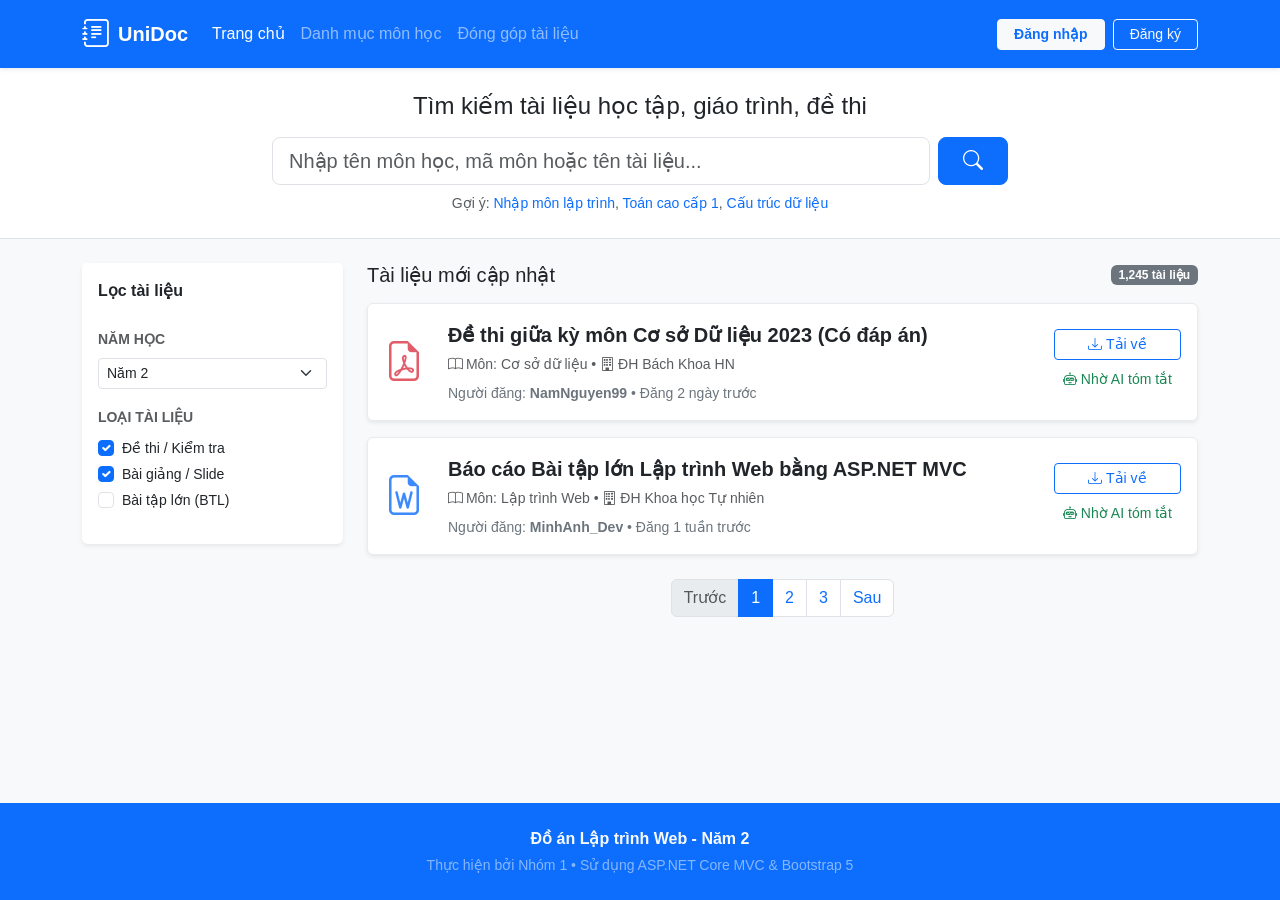
<file: index.html>
<!doctype html>
<html lang="vi">
  <head>
    <meta charset="UTF-8" />
    <meta name="viewport" content="width=device-width, initial-scale=1.0" />
    <title>UniDoc - Thư viện tài liệu sinh viên</title>
    <link
      href="https://cdn.jsdelivr.net/npm/bootstrap@5.3.2/dist/css/bootstrap.min.css"
      rel="stylesheet"
    />
    <link
      rel="stylesheet"
      href="https://cdn.jsdelivr.net/npm/bootstrap-icons@1.11.1/font/bootstrap-icons.css"
    />
    <link rel="stylesheet" href="style.css" />
  </head>
  <body class="bg-light d-flex flex-column min-vh-100">
    <!-- Navbar -->
    <nav class="navbar navbar-expand-lg navbar-dark bg-primary shadow-sm">
      <div class="container">
        <a class="navbar-brand d-flex align-items-center" href="index.html">
          <i class="bi bi-journal-text fs-3 me-2"></i>
          <strong>UniDoc</strong>
        </a>
        <button
          class="navbar-toggler"
          type="button"
          data-bs-toggle="collapse"
          data-bs-target="#navbarContent"
        >
          <span class="navbar-toggler-icon"></span>
        </button>

        <div class="collapse navbar-collapse" id="navbarContent">
          <ul class="navbar-nav me-auto mb-2 mb-lg-0">
            <li class="nav-item">
              <a class="nav-link active" href="index.html">Trang chủ</a>
            </li>
            <li class="nav-item">
              <a class="nav-link" href="courses.html">Danh mục môn học</a>
            </li>
            <li class="nav-item">
              <a class="nav-link" href="upload.html">Đóng góp tài liệu</a>
            </li>
          </ul>
          <div class="d-flex align-items-center gap-2">
            <a
              href="login.html"
              class="btn btn-light btn-sm text-primary fw-bold px-3"
              >Đăng nhập</a
            >
            <a href="register.html" class="btn btn-outline-light btn-sm px-3"
              >Đăng ký</a
            >
          </div>
        </div>
      </div>
    </nav>

    <!-- Khung tìm kiếm cốt lõi -->
    <div class="bg-white border-bottom py-4 mb-4">
      <div class="container">
        <div class="row justify-content-center">
          <div class="col-md-8 text-center">
            <h2 class="h4 mb-3 text-dark">
              Tìm kiếm tài liệu học tập, giáo trình, đề thi
            </h2>
            <form class="d-flex gap-2" action="#">
              <input
                type="text"
                class="form-control form-control-lg"
                placeholder="Nhập tên môn học, mã môn hoặc tên tài liệu..."
                id="searchInput"
              />
              <button
                class="btn btn-primary btn-lg px-4"
                type="button"
                id="btnSearch"
              >
                <i class="bi bi-search"></i>
              </button>
            </form>
            <div class="mt-2 text-muted small">
              Gợi ý:
              <a href="courses.html" class="text-decoration-none"
                >Nhập môn lập trình</a
              >,
              <a href="courses.html" class="text-decoration-none"
                >Toán cao cấp 1</a
              >,
              <a href="courses.html" class="text-decoration-none"
                >Cấu trúc dữ liệu</a
              >
            </div>
          </div>
        </div>
      </div>
    </div>

    <!-- Layout chính -->
    <div class="container mb-5 flex-grow-1">
      <div class="row">
        <!-- Sidebar Lọc kết quả -->
        <div class="col-lg-3 mb-4">
          <div class="card border-0 shadow-sm">
            <div class="card-header bg-white fw-bold border-bottom-0 pt-3">
              Lọc tài liệu
            </div>
            <div class="card-body">
              <div class="mb-3">
                <label class="form-label text-muted small fw-bold"
                  >NĂM HỌC</label
                >
                <select class="form-select form-select-sm">
                  <option>Tất cả</option>
                  <option>Năm 1</option>
                  <option selected>Năm 2</option>
                  <option>Năm 3</option>
                  <option>Năm 4</option>
                </select>
              </div>
              <div class="mb-3">
                <label class="form-label text-muted small fw-bold"
                  >LOẠI TÀI LIỆU</label
                >
                <div class="form-check">
                  <input
                    class="form-check-input"
                    type="checkbox"
                    checked
                    id="type1"
                  />
                  <label class="form-check-label small" for="type1"
                    >Đề thi / Kiểm tra</label
                  >
                </div>
                <div class="form-check">
                  <input
                    class="form-check-input"
                    type="checkbox"
                    checked
                    id="type2"
                  />
                  <label class="form-check-label small" for="type2"
                    >Bài giảng / Slide</label
                  >
                </div>
                <div class="form-check">
                  <input class="form-check-input" type="checkbox" id="type3" />
                  <label class="form-check-label small" for="type3"
                    >Bài tập lớn (BTL)</label
                  >
                </div>
              </div>
            </div>
          </div>
        </div>

        <!-- Danh sách tài liệu -->
        <div class="col-lg-9">
          <div class="d-flex justify-content-between align-items-center mb-3">
            <h5 class="m-0">Tài liệu mới cập nhật</h5>
            <span class="badge bg-secondary">1,245 tài liệu</span>
          </div>

          <!-- Item 1 -->
          <div class="card mb-3 border-0 shadow-sm list-item-hover">
            <div class="card-body">
              <div class="row align-items-center">
                <div class="col-auto text-center">
                  <i class="bi bi-file-earmark-pdf text-danger fs-1"></i>
                </div>
                <div class="col">
                  <a
                    href="#"
                    class="text-decoration-none text-dark fw-bold fs-5"
                    >Đề thi giữa kỳ môn Cơ sở Dữ liệu 2023 (Có đáp án)</a
                  >
                  <div class="text-muted small mt-1">
                    <i class="bi bi-book"></i> Môn: Cơ sở dữ liệu •
                    <i class="bi bi-building"></i> ĐH Bách Khoa HN
                  </div>
                  <div class="mt-2 text-secondary small">
                    Người đăng: <strong>NamNguyen99</strong> • Đăng 2 ngày trước
                  </div>
                </div>
                <div class="col-auto text-end">
                  <button
                    class="btn btn-outline-primary btn-sm mb-1 d-block w-100"
                  >
                    <i class="bi bi-download"></i> Tải về
                  </button>
                  <button
                    class="btn btn-link text-success btn-sm text-decoration-none d-block w-100 btn-ai-summary"
                    data-title="Đề thi giữa kỳ môn Cơ sở Dữ liệu 2023"
                  >
                    <i class="bi bi-robot"></i> Nhờ AI tóm tắt
                  </button>
                </div>
              </div>
            </div>
          </div>

          <!-- Item 2 -->
          <div class="card mb-3 border-0 shadow-sm list-item-hover">
            <div class="card-body">
              <div class="row align-items-center">
                <div class="col-auto text-center">
                  <i class="bi bi-file-earmark-word text-primary fs-1"></i>
                </div>
                <div class="col">
                  <a
                    href="#"
                    class="text-decoration-none text-dark fw-bold fs-5"
                    >Báo cáo Bài tập lớn Lập trình Web bằng ASP.NET MVC</a
                  >
                  <div class="text-muted small mt-1">
                    <i class="bi bi-book"></i> Môn: Lập trình Web •
                    <i class="bi bi-building"></i> ĐH Khoa học Tự nhiên
                  </div>
                  <div class="mt-2 text-secondary small">
                    Người đăng: <strong>MinhAnh_Dev</strong> • Đăng 1 tuần trước
                  </div>
                </div>
                <div class="col-auto text-end">
                  <button
                    class="btn btn-outline-primary btn-sm mb-1 d-block w-100"
                  >
                    <i class="bi bi-download"></i> Tải về
                  </button>
                  <button
                    class="btn btn-link text-success btn-sm text-decoration-none d-block w-100 btn-ai-summary"
                    data-title="Báo cáo Bài tập lớn Lập trình Web"
                  >
                    <i class="bi bi-robot"></i> Nhờ AI tóm tắt
                  </button>
                </div>
              </div>
            </div>
          </div>

          <!-- Phân trang cơ bản -->
          <nav aria-label="Page navigation" class="mt-4">
            <ul class="pagination justify-content-center">
              <li class="page-item disabled">
                <a class="page-link" href="#">Trước</a>
              </li>
              <li class="page-item active">
                <a class="page-link" href="#">1</a>
              </li>
              <li class="page-item"><a class="page-link" href="#">2</a></li>
              <li class="page-item"><a class="page-link" href="#">3</a></li>
              <li class="page-item"><a class="page-link" href="#">Sau</a></li>
            </ul>
          </nav>
        </div>
      </div>
    </div>

    <!-- Footer đổi thành bg-primary -->
    <footer class="bg-primary text-light py-4 mt-auto">
      <div class="container text-center">
        <p class="mb-1"><strong>Đồ án Lập trình Web - Năm 2</strong></p>
        <p class="small text-white-50 mb-0">
          Thực hiện bởi Nhóm 1 • Sử dụng ASP.NET Core MVC & Bootstrap 5
        </p>
      </div>
    </footer>

    <!-- Modal hiển thị kết quả AI -->
    <div class="modal fade" id="aiModal" tabindex="-1" aria-hidden="true">
      <div class="modal-dialog">
        <div class="modal-content">
          <div class="modal-header bg-success text-white">
            <h5 class="modal-title">
              <i class="bi bi-robot"></i> AI Tóm tắt tài liệu
            </h5>
            <button
              type="button"
              class="btn-close btn-close-white"
              data-bs-dismiss="modal"
              aria-label="Close"
            ></button>
          </div>
          <div class="modal-body" id="aiModalBody"></div>
          <div class="modal-footer">
            <button
              type="button"
              class="btn btn-secondary"
              data-bs-dismiss="modal"
            >
              Đóng
            </button>
          </div>
        </div>
      </div>
    </div>

    <script src="https://cdn.jsdelivr.net/npm/bootstrap@5.3.2/dist/js/bootstrap.bundle.min.js"></script>
    <script src="main.js"></script>
  </body>
</html>
</file>
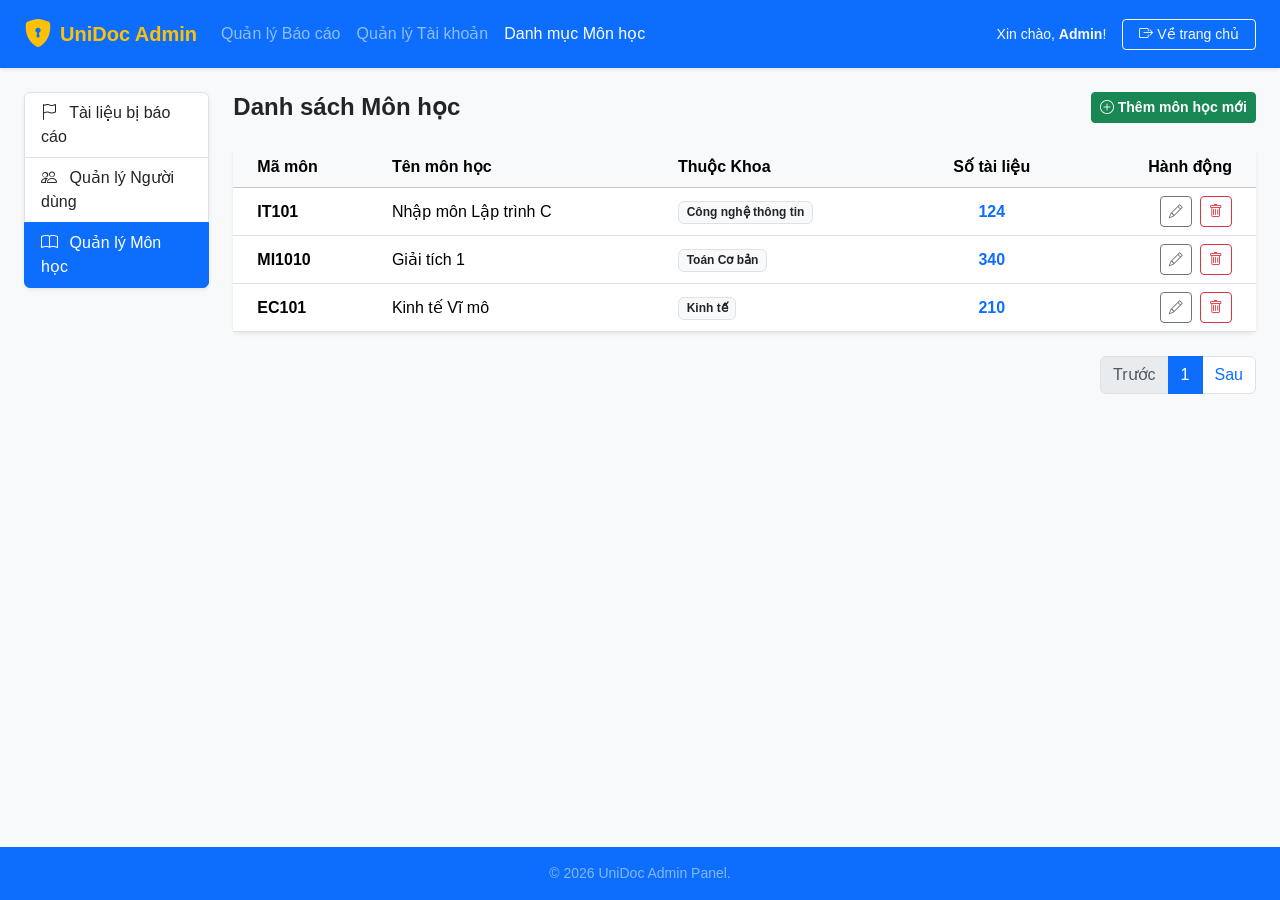
<file: admin_courses.html>
<!doctype html>
<html lang="vi">
  <head>
    <meta charset="UTF-8" />
    <meta name="viewport" content="width=device-width, initial-scale=1.0" />
    <title>Quản lý Môn học - UniDoc Admin</title>
    <link
      href="https://cdn.jsdelivr.net/npm/bootstrap@5.3.2/dist/css/bootstrap.min.css"
      rel="stylesheet"
    />
    <link
      rel="stylesheet"
      href="https://cdn.jsdelivr.net/npm/bootstrap-icons@1.11.1/font/bootstrap-icons.css"
    />
    <link rel="stylesheet" href="style.css" />
  </head>
  <body class="bg-light d-flex flex-column min-vh-100">
    <!-- Navbar Admin -->
    <nav class="navbar navbar-expand-lg navbar-dark bg-primary shadow-sm">
      <div class="container-fluid px-4">
        <a
          class="navbar-brand d-flex align-items-center text-warning"
          href="admin_dashboard.html"
        >
          <i class="bi bi-shield-lock-fill fs-3 me-2"></i>
          <strong>UniDoc Admin</strong>
        </a>
        <button
          class="navbar-toggler"
          type="button"
          data-bs-toggle="collapse"
          data-bs-target="#navbarContent"
        >
          <span class="navbar-toggler-icon"></span>
        </button>
        <div class="collapse navbar-collapse" id="navbarContent">
          <ul class="navbar-nav me-auto mb-2 mb-lg-0">
            <li class="nav-item">
              <a class="nav-link" href="admin_dashboard.html"
                >Quản lý Báo cáo</a
              >
            </li>
            <li class="nav-item">
              <a class="nav-link" href="admin_users.html">Quản lý Tài khoản</a>
            </li>
            <li class="nav-item">
              <a class="nav-link active" href="admin_courses.html"
                >Danh mục Môn học</a
              >
            </li>
          </ul>
          <div class="d-flex align-items-center gap-3">
            <span class="text-light small"
              >Xin chào, <strong>Admin</strong>!</span
            >
            <a href="index.html" class="btn btn-outline-light btn-sm px-3"
              ><i class="bi bi-box-arrow-right"></i> Về trang chủ</a
            >
          </div>
        </div>
      </div>
    </nav>

    <!-- Layout chính -->
    <div class="container-fluid px-4 py-4 flex-grow-1">
      <div class="row">
        <!-- Sidebar Quản trị -->
        <div class="col-lg-2 mb-4">
          <div class="list-group shadow-sm">
            <a
              href="admin_dashboard.html"
              class="list-group-item list-group-item-action"
            >
              <i class="bi bi-flag me-2"></i> Tài liệu bị báo cáo
            </a>
            <a
              href="admin_users.html"
              class="list-group-item list-group-item-action"
            >
              <i class="bi bi-people me-2"></i> Quản lý Người dùng
            </a>
            <a
              href="admin_courses.html"
              class="list-group-item list-group-item-action active bg-primary border-primary"
              aria-current="true"
            >
              <i class="bi bi-book me-2"></i> Quản lý Môn học
            </a>
          </div>
        </div>

        <!-- Nội dung chính -->
        <div class="col-lg-10">
          <div class="d-flex justify-content-between align-items-center mb-4">
            <h4 class="m-0 fw-bold">Danh sách Môn học</h4>
            <button
              class="btn btn-success btn-sm fw-bold"
              data-bs-toggle="modal"
              data-bs-target="#addCourseModal"
            >
              <i class="bi bi-plus-circle"></i> Thêm môn học mới
            </button>
          </div>

          <div class="card border-0 shadow-sm">
            <div class="card-body p-0">
              <div class="table-responsive">
                <table class="table table-hover align-middle mb-0">
                  <thead class="table-light">
                    <tr>
                      <th scope="col" class="ps-4">Mã môn</th>
                      <th scope="col">Tên môn học</th>
                      <th scope="col">Thuộc Khoa</th>
                      <th scope="col" class="text-center">Số tài liệu</th>
                      <th scope="col" class="text-end pe-4">Hành động</th>
                    </tr>
                  </thead>
                  <tbody>
                    <!-- Course 1 -->
                    <tr>
                      <td class="ps-4 fw-bold">IT101</td>
                      <td>Nhập môn Lập trình C</td>
                      <td>
                        <span class="badge bg-light text-dark border"
                          >Công nghệ thông tin</span
                        >
                      </td>
                      <td class="text-center fw-bold text-primary">124</td>
                      <td class="text-end pe-4">
                        <button
                          class="btn btn-sm btn-outline-secondary"
                          title="Sửa"
                        >
                          <i class="bi bi-pencil"></i>
                        </button>
                        <button
                          class="btn btn-sm btn-outline-danger ms-1"
                          title="Xóa"
                        >
                          <i class="bi bi-trash"></i>
                        </button>
                      </td>
                    </tr>
                    <!-- Course 2 -->
                    <tr>
                      <td class="ps-4 fw-bold">MI1010</td>
                      <td>Giải tích 1</td>
                      <td>
                        <span class="badge bg-light text-dark border"
                          >Toán Cơ bản</span
                        >
                      </td>
                      <td class="text-center fw-bold text-primary">340</td>
                      <td class="text-end pe-4">
                        <button
                          class="btn btn-sm btn-outline-secondary"
                          title="Sửa"
                        >
                          <i class="bi bi-pencil"></i>
                        </button>
                        <button
                          class="btn btn-sm btn-outline-danger ms-1"
                          title="Xóa"
                        >
                          <i class="bi bi-trash"></i>
                        </button>
                      </td>
                    </tr>
                    <!-- Course 3 -->
                    <tr>
                      <td class="ps-4 fw-bold">EC101</td>
                      <td>Kinh tế Vĩ mô</td>
                      <td>
                        <span class="badge bg-light text-dark border"
                          >Kinh tế</span
                        >
                      </td>
                      <td class="text-center fw-bold text-primary">210</td>
                      <td class="text-end pe-4">
                        <button
                          class="btn btn-sm btn-outline-secondary"
                          title="Sửa"
                        >
                          <i class="bi bi-pencil"></i>
                        </button>
                        <button
                          class="btn btn-sm btn-outline-danger ms-1"
                          title="Xóa"
                        >
                          <i class="bi bi-trash"></i>
                        </button>
                      </td>
                    </tr>
                  </tbody>
                </table>
              </div>
            </div>
          </div>

          <nav aria-label="Page navigation" class="mt-4">
            <ul class="pagination justify-content-end">
              <li class="page-item disabled">
                <a class="page-link" href="#">Trước</a>
              </li>
              <li class="page-item active">
                <a class="page-link" href="#">1</a>
              </li>
              <li class="page-item"><a class="page-link" href="#">Sau</a></li>
            </ul>
          </nav>
        </div>
      </div>
    </div>

    <!-- Modal Thêm môn học -->
    <div
      class="modal fade"
      id="addCourseModal"
      tabindex="-1"
      aria-hidden="true"
    >
      <div class="modal-dialog">
        <div class="modal-content border-0 shadow">
          <div class="modal-header bg-success text-white border-0">
            <h5 class="modal-title">
              <i class="bi bi-plus-circle"></i> Thêm Môn học Mới
            </h5>
            <button
              type="button"
              class="btn-close btn-close-white"
              data-bs-dismiss="modal"
            ></button>
          </div>
          <div class="modal-body p-4">
            <form>
              <div class="mb-3">
                <label class="form-label fw-bold small">Mã môn học</label>
                <input
                  type="text"
                  class="form-control"
                  placeholder="VD: IT202"
                />
              </div>
              <div class="mb-3">
                <label class="form-label fw-bold small">Tên môn học</label>
                <input
                  type="text"
                  class="form-control"
                  placeholder="VD: Trí tuệ nhân tạo"
                />
              </div>
              <div class="mb-3">
                <label class="form-label fw-bold small">Thuộc Khoa</label>
                <select class="form-select">
                  <option>Công nghệ thông tin</option>
                  <option>Kinh tế</option>
                  <option>Toán Cơ bản</option>
                </select>
              </div>
            </form>
          </div>
          <div class="modal-footer border-0">
            <button type="button" class="btn btn-light" data-bs-dismiss="modal">
              Hủy
            </button>
            <button type="button" class="btn btn-success fw-bold">
              Lưu môn học
            </button>
          </div>
        </div>
      </div>
    </div>

    <!-- Footer -->
    <footer class="bg-primary text-light py-3 mt-auto">
      <div class="container text-center">
        <p class="small text-white-50 mb-0">© 2026 UniDoc Admin Panel.</p>
      </div>
    </footer>

    <script src="https://cdn.jsdelivr.net/npm/bootstrap@5.3.2/dist/js/bootstrap.bundle.min.js"></script>
  </body>
</html>
</file>
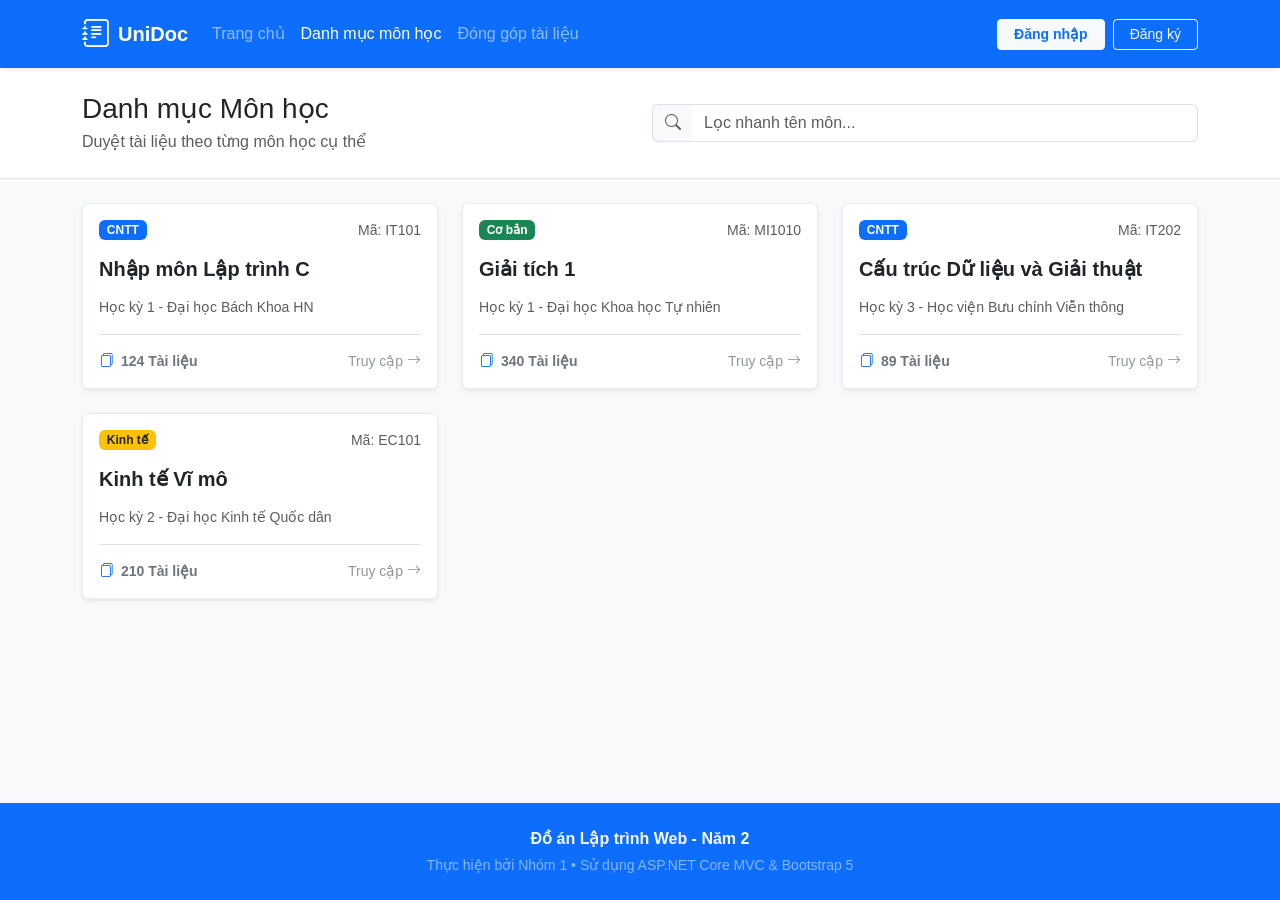
<file: courses.html>
<!doctype html>
<html lang="vi">
  <head>
    <meta charset="UTF-8" />
    <meta name="viewport" content="width=device-width, initial-scale=1.0" />
    <title>Danh mục môn học - UniDoc</title>
    <link
      href="https://cdn.jsdelivr.net/npm/bootstrap@5.3.2/dist/css/bootstrap.min.css"
      rel="stylesheet"
    />
    <link
      rel="stylesheet"
      href="https://cdn.jsdelivr.net/npm/bootstrap-icons@1.11.1/font/bootstrap-icons.css"
    />
    <link rel="stylesheet" href="style.css" />
  </head>
  <body class="bg-light d-flex flex-column min-vh-100">
    <!-- Navbar -->
    <nav class="navbar navbar-expand-lg navbar-dark bg-primary shadow-sm">
      <div class="container">
        <a class="navbar-brand d-flex align-items-center" href="index.html">
          <i class="bi bi-journal-text fs-3 me-2"></i>
          <strong>UniDoc</strong>
        </a>
        <button
          class="navbar-toggler"
          type="button"
          data-bs-toggle="collapse"
          data-bs-target="#navbarContent"
        >
          <span class="navbar-toggler-icon"></span>
        </button>
        <div class="collapse navbar-collapse" id="navbarContent">
          <ul class="navbar-nav me-auto mb-2 mb-lg-0">
            <li class="nav-item">
              <a class="nav-link" href="index.html">Trang chủ</a>
            </li>
            <li class="nav-item">
              <a class="nav-link active" href="courses.html"
                >Danh mục môn học</a
              >
            </li>
            <li class="nav-item">
              <a class="nav-link" href="upload.html">Đóng góp tài liệu</a>
            </li>
          </ul>
          <div class="d-flex align-items-center gap-2">
            <a
              href="login.html"
              class="btn btn-light btn-sm text-primary fw-bold px-3"
              >Đăng nhập</a
            >
            <a href="register.html" class="btn btn-outline-light btn-sm px-3"
              >Đăng ký</a
            >
          </div>
        </div>
      </div>
    </nav>

    <!-- Header Danh mục -->
    <div class="bg-white border-bottom py-4 mb-4">
      <div class="container">
        <div class="row align-items-center">
          <div class="col-md-6">
            <h2 class="h3 mb-1 text-dark">Danh mục Môn học</h2>
            <p class="text-muted mb-0">
              Duyệt tài liệu theo từng môn học cụ thể
            </p>
          </div>
          <div class="col-md-6 mt-3 mt-md-0">
            <div class="input-group">
              <span class="input-group-text bg-light border-end-0"
                ><i class="bi bi-search text-muted"></i
              ></span>
              <input
                type="text"
                class="form-control border-start-0"
                placeholder="Lọc nhanh tên môn..."
              />
            </div>
          </div>
        </div>
      </div>
    </div>

    <!-- Nội dung Môn học -->
    <div class="container mb-5 flex-grow-1">
      <div class="row g-4">
        <!-- Course Card 1 -->
        <div class="col-md-4 col-sm-6">
          <!-- Thêm position-relative để card thành link -->
          <div
            class="card h-100 border-0 shadow-sm list-item-hover position-relative"
          >
            <div class="card-body d-flex flex-column">
              <div
                class="d-flex justify-content-between align-items-start mb-2"
              >
                <span class="badge bg-primary">CNTT</span>
                <span class="text-muted small">Mã: IT101</span>
              </div>
              <!-- stretched-link phủ toàn bộ card -->
              <h5 class="card-title fw-bold mt-2 mb-3">
                <a
                  href="major.html"
                  class="text-decoration-none text-dark stretched-link"
                  >Nhập môn Lập trình C</a
                >
              </h5>
              <p class="card-text text-muted small mb-auto">
                Học kỳ 1 - Đại học Bách Khoa HN
              </p>

              <div
                class="d-flex justify-content-between align-items-center mt-3 pt-3 border-top"
              >
                <div class="text-secondary small fw-bold">
                  <i class="bi bi-files text-primary me-1"></i> 124 Tài liệu
                </div>
                <!-- Thay nút bằng chữ mờ + mũi tên -->
                <span class="text-secondary small opacity-75 fw-medium"
                  >Truy cập <i class="bi bi-arrow-right"></i
                ></span>
              </div>
            </div>
          </div>
        </div>

        <!-- Course Card 2 -->
        <div class="col-md-4 col-sm-6">
          <div
            class="card h-100 border-0 shadow-sm list-item-hover position-relative"
          >
            <div class="card-body d-flex flex-column">
              <div
                class="d-flex justify-content-between align-items-start mb-2"
              >
                <span class="badge bg-success">Cơ bản</span>
                <span class="text-muted small">Mã: MI1010</span>
              </div>
              <h5 class="card-title fw-bold mt-2 mb-3">
                <a
                  href="major.html"
                  class="text-decoration-none text-dark stretched-link"
                  >Giải tích 1</a
                >
              </h5>
              <p class="card-text text-muted small mb-auto">
                Học kỳ 1 - Đại học Khoa học Tự nhiên
              </p>

              <div
                class="d-flex justify-content-between align-items-center mt-3 pt-3 border-top"
              >
                <div class="text-secondary small fw-bold">
                  <i class="bi bi-files text-primary me-1"></i> 340 Tài liệu
                </div>
                <span class="text-secondary small opacity-75 fw-medium"
                  >Truy cập <i class="bi bi-arrow-right"></i
                ></span>
              </div>
            </div>
          </div>
        </div>

        <!-- Course Card 3 -->
        <div class="col-md-4 col-sm-6">
          <div
            class="card h-100 border-0 shadow-sm list-item-hover position-relative"
          >
            <div class="card-body d-flex flex-column">
              <div
                class="d-flex justify-content-between align-items-start mb-2"
              >
                <span class="badge bg-primary">CNTT</span>
                <span class="text-muted small">Mã: IT202</span>
              </div>
              <h5 class="card-title fw-bold mt-2 mb-3">
                <a
                  href="major.html"
                  class="text-decoration-none text-dark stretched-link"
                  >Cấu trúc Dữ liệu và Giải thuật</a
                >
              </h5>
              <p class="card-text text-muted small mb-auto">
                Học kỳ 3 - Học viện Bưu chính Viễn thông
              </p>

              <div
                class="d-flex justify-content-between align-items-center mt-3 pt-3 border-top"
              >
                <div class="text-secondary small fw-bold">
                  <i class="bi bi-files text-primary me-1"></i> 89 Tài liệu
                </div>
                <span class="text-secondary small opacity-75 fw-medium"
                  >Truy cập <i class="bi bi-arrow-right"></i
                ></span>
              </div>
            </div>
          </div>
        </div>

        <!-- Course Card 4 -->
        <div class="col-md-4 col-sm-6">
          <div
            class="card h-100 border-0 shadow-sm list-item-hover position-relative"
          >
            <div class="card-body d-flex flex-column">
              <div
                class="d-flex justify-content-between align-items-start mb-2"
              >
                <span class="badge bg-warning text-dark">Kinh tế</span>
                <span class="text-muted small">Mã: EC101</span>
              </div>
              <h5 class="card-title fw-bold mt-2 mb-3">
                <a
                  href="major.html"
                  class="text-decoration-none text-dark stretched-link"
                  >Kinh tế Vĩ mô</a
                >
              </h5>
              <p class="card-text text-muted small mb-auto">
                Học kỳ 2 - Đại học Kinh tế Quốc dân
              </p>

              <div
                class="d-flex justify-content-between align-items-center mt-3 pt-3 border-top"
              >
                <div class="text-secondary small fw-bold">
                  <i class="bi bi-files text-primary me-1"></i> 210 Tài liệu
                </div>
                <span class="text-secondary small opacity-75 fw-medium"
                  >Truy cập <i class="bi bi-arrow-right"></i
                ></span>
              </div>
            </div>
          </div>
        </div>
      </div>
    </div>

    <!-- Footer -->
    <footer class="bg-primary text-light py-4 mt-auto">
      <div class="container text-center">
        <p class="mb-1"><strong>Đồ án Lập trình Web - Năm 2</strong></p>
        <p class="small text-white-50 mb-0">
          Thực hiện bởi Nhóm 1 • Sử dụng ASP.NET Core MVC & Bootstrap 5
        </p>
      </div>
    </footer>

    <script src="https://cdn.jsdelivr.net/npm/bootstrap@5.3.2/dist/js/bootstrap.bundle.min.js"></script>
  </body>
</html>
</file>
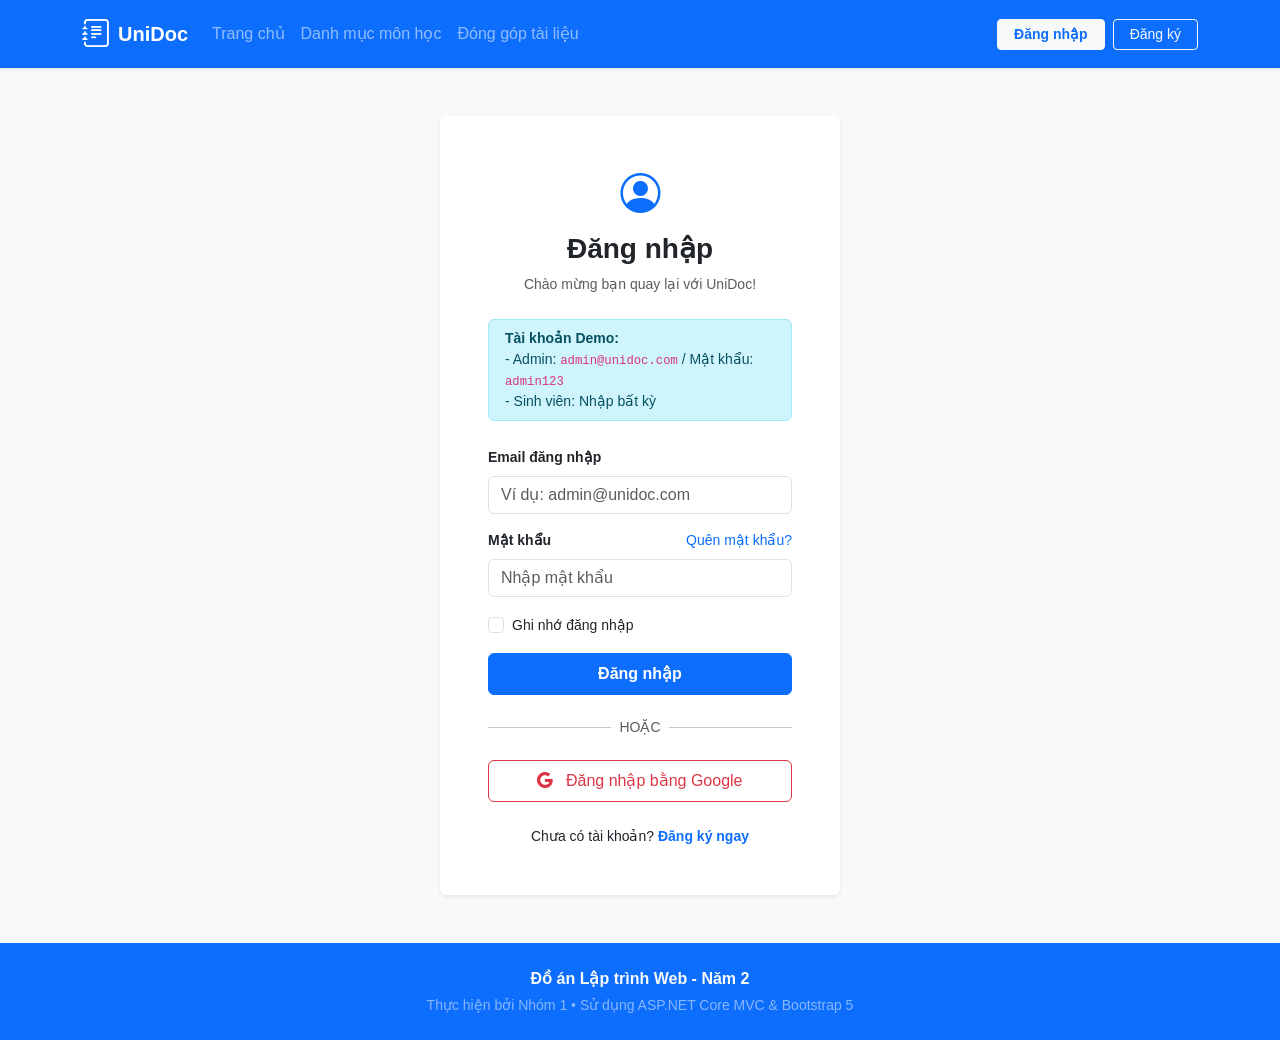
<file: login.html>
<!doctype html>
<html lang="vi">
  <head>
    <meta charset="UTF-8" />
    <meta name="viewport" content="width=device-width, initial-scale=1.0" />
    <title>Đăng nhập - UniDoc</title>
    <link
      href="https://cdn.jsdelivr.net/npm/bootstrap@5.3.2/dist/css/bootstrap.min.css"
      rel="stylesheet"
    />
    <link
      rel="stylesheet"
      href="https://cdn.jsdelivr.net/npm/bootstrap-icons@1.11.1/font/bootstrap-icons.css"
    />
    <link rel="stylesheet" href="style.css" />
  </head>
  <body class="bg-light d-flex flex-column min-vh-100">
    <!-- Navbar -->
    <nav class="navbar navbar-expand-lg navbar-dark bg-primary shadow-sm">
      <div class="container">
        <a class="navbar-brand d-flex align-items-center" href="index.html">
          <i class="bi bi-journal-text fs-3 me-2"></i>
          <strong>UniDoc</strong>
        </a>
        <button
          class="navbar-toggler"
          type="button"
          data-bs-toggle="collapse"
          data-bs-target="#navbarContent"
        >
          <span class="navbar-toggler-icon"></span>
        </button>
        <div class="collapse navbar-collapse" id="navbarContent">
          <ul class="navbar-nav me-auto mb-2 mb-lg-0">
            <li class="nav-item">
              <a class="nav-link" href="index.html">Trang chủ</a>
            </li>
            <li class="nav-item">
              <a class="nav-link" href="courses.html">Danh mục môn học</a>
            </li>
            <li class="nav-item">
              <a class="nav-link" href="upload.html">Đóng góp tài liệu</a>
            </li>
          </ul>
          <div class="d-flex align-items-center gap-2">
            <a
              href="login.html"
              class="btn btn-light btn-sm text-primary fw-bold px-3"
              >Đăng nhập</a
            >
            <a href="register.html" class="btn btn-outline-light btn-sm px-3"
              >Đăng ký</a
            >
          </div>
        </div>
      </div>
    </nav>

    <!-- Nội dung Đăng nhập -->
    <div
      class="container flex-grow-1 d-flex align-items-center justify-content-center py-5"
    >
      <div
        class="card border-0 shadow-sm"
        style="max-width: 400px; width: 100%"
      >
        <div class="card-body p-4 p-md-5">
          <div class="text-center mb-4">
            <i class="bi bi-person-circle fs-1 text-primary"></i>
            <h3 class="fw-bold mt-2">Đăng nhập</h3>
            <p class="text-muted small">Chào mừng bạn quay lại với UniDoc!</p>
          </div>

          <div class="alert alert-info py-2 small mb-4">
            <strong>Tài khoản Demo:</strong><br />
            - Admin: <code>admin@unidoc.com</code> / Mật khẩu:
            <code>admin123</code><br />
            - Sinh viên: Nhập bất kỳ
          </div>

          <form id="loginForm">
            <div class="mb-3">
              <label for="email" class="form-label fw-bold small"
                >Email đăng nhập</label
              >
              <input
                type="email"
                class="form-control"
                id="email"
                placeholder="Ví dụ: admin@unidoc.com"
                required
              />
            </div>
            <div class="mb-3">
              <div class="d-flex justify-content-between">
                <label for="password" class="form-label fw-bold small"
                  >Mật khẩu</label
                >
                <a href="#" class="text-decoration-none small text-primary"
                  >Quên mật khẩu?</a
                >
              </div>
              <input
                type="password"
                class="form-control"
                id="password"
                placeholder="Nhập mật khẩu"
                required
              />
            </div>
            <div class="mb-3 form-check">
              <input type="checkbox" class="form-check-input" id="rememberMe" />
              <label class="form-check-label small" for="rememberMe"
                >Ghi nhớ đăng nhập</label
              >
            </div>

            <button
              type="submit"
              class="btn btn-primary w-100 fw-bold py-2 mb-3"
            >
              Đăng nhập
            </button>

            <!-- Login Google -->
            <div class="d-flex align-items-center mb-3">
              <hr class="flex-grow-1" />
              <span class="mx-2 text-muted small">HOẶC</span>
              <hr class="flex-grow-1" />
            </div>
            <button type="button" class="btn btn-outline-danger w-100 py-2">
              <i class="bi bi-google me-2"></i> Đăng nhập bằng Google
            </button>
          </form>

          <div class="text-center mt-4 small">
            Chưa có tài khoản?
            <a href="register.html" class="text-decoration-none fw-bold"
              >Đăng ký ngay</a
            >
          </div>
        </div>
      </div>
    </div>

    <!-- Footer -->
    <footer class="bg-primary text-light py-4 mt-auto">
      <div class="container text-center">
        <p class="mb-1"><strong>Đồ án Lập trình Web - Năm 2</strong></p>
        <p class="small text-white-50 mb-0">
          Thực hiện bởi Nhóm 1 • Sử dụng ASP.NET Core MVC & Bootstrap 5
        </p>
      </div>
    </footer>

    <script src="https://cdn.jsdelivr.net/npm/bootstrap@5.3.2/dist/js/bootstrap.bundle.min.js"></script>
    <script>
      // Xử lý giả lập đăng nhập cho FE Demo
      document
        .getElementById("loginForm")
        .addEventListener("submit", function (e) {
          e.preventDefault(); // Chặn hành vi load lại trang mặc định của form

          var email = document.getElementById("email").value.trim();
          var password = document.getElementById("password").value;

          // Kiểm tra nếu là Admin
          if (email === "admin@unidoc.com" && password === "admin123") {
            // Chuyển hướng sang trang Quản trị
            window.location.href = "admin_dashboard.html";
          } else {
            // Ngược lại, đóng vai sinh viên đăng nhập thành công -> về trang chủ
            window.location.href = "index.html";
          }
        });
    </script>
  </body>
</html>
</file>
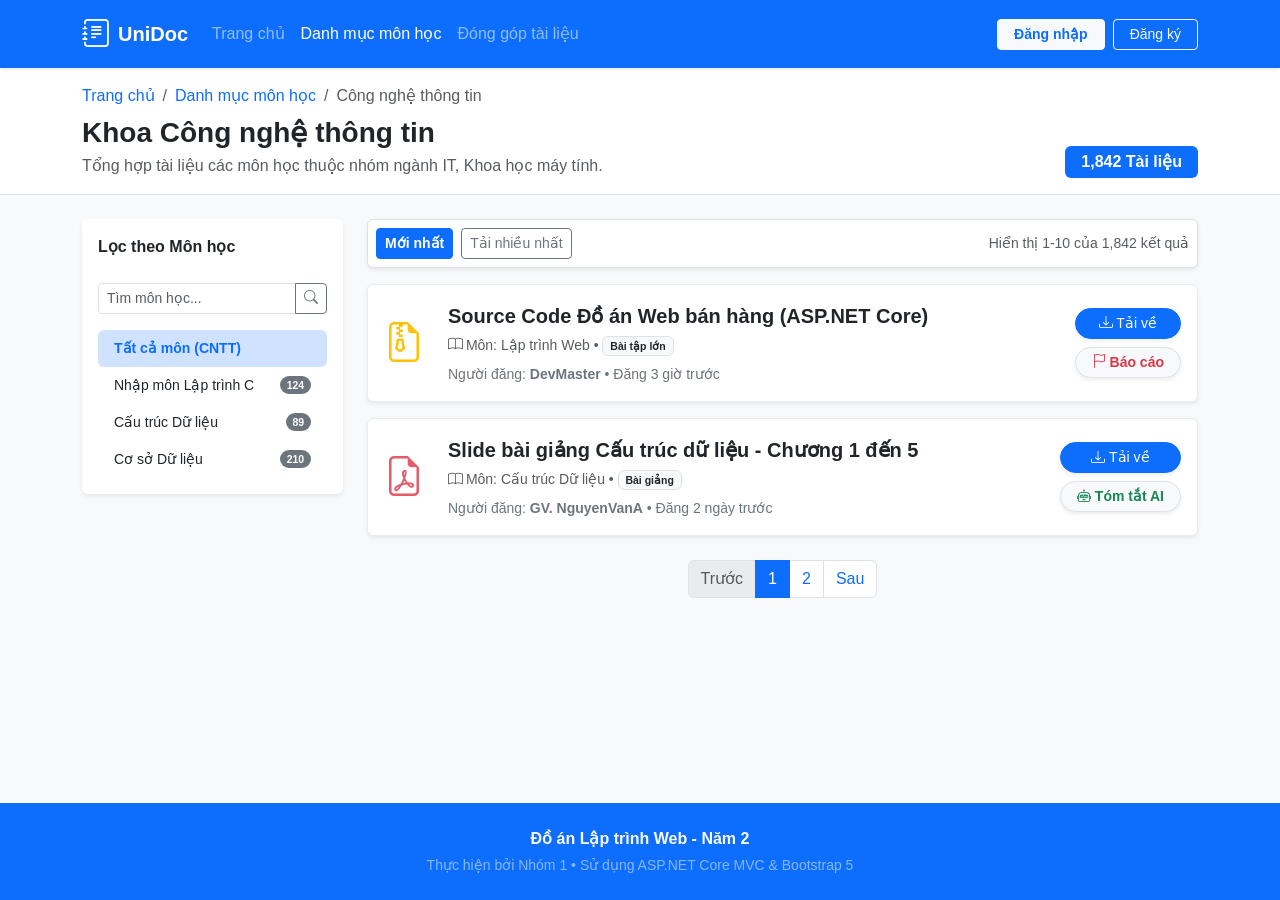
<file: major.html>
<!doctype html>
<html lang="vi">
  <head>
    <meta charset="UTF-8" />
    <meta name="viewport" content="width=device-width, initial-scale=1.0" />
    <title>Ngành Công nghệ thông tin - UniDoc</title>
    <link
      href="https://cdn.jsdelivr.net/npm/bootstrap@5.3.2/dist/css/bootstrap.min.css"
      rel="stylesheet"
    />
    <link
      rel="stylesheet"
      href="https://cdn.jsdelivr.net/npm/bootstrap-icons@1.11.1/font/bootstrap-icons.css"
    />
    <link rel="stylesheet" href="style.css" />
  </head>
  <body class="bg-light d-flex flex-column min-vh-100">
    <!-- Navbar -->
    <nav class="navbar navbar-expand-lg navbar-dark bg-primary shadow-sm">
      <div class="container">
        <a class="navbar-brand d-flex align-items-center" href="index.html">
          <i class="bi bi-journal-text fs-3 me-2"></i>
          <strong>UniDoc</strong>
        </a>
        <button
          class="navbar-toggler"
          type="button"
          data-bs-toggle="collapse"
          data-bs-target="#navbarContent"
        >
          <span class="navbar-toggler-icon"></span>
        </button>
        <div class="collapse navbar-collapse" id="navbarContent">
          <ul class="navbar-nav me-auto mb-2 mb-lg-0">
            <li class="nav-item">
              <a class="nav-link" href="index.html">Trang chủ</a>
            </li>
            <li class="nav-item">
              <a class="nav-link active" href="courses.html"
                >Danh mục môn học</a
              >
            </li>
            <li class="nav-item">
              <a class="nav-link" href="upload.html">Đóng góp tài liệu</a>
            </li>
          </ul>
          <div class="d-flex align-items-center gap-2">
            <a
              href="login.html"
              class="btn btn-light btn-sm text-primary fw-bold px-3"
              >Đăng nhập</a
            >
            <a href="register.html" class="btn btn-outline-light btn-sm px-3"
              >Đăng ký</a
            >
          </div>
        </div>
      </div>
    </nav>

    <!-- Breadcrumb & Header Ngành -->
    <div class="bg-white border-bottom py-3 mb-4">
      <div class="container">
        <nav aria-label="breadcrumb">
          <ol class="breadcrumb mb-2 small">
            <li class="breadcrumb-item">
              <a href="index.html" class="text-decoration-none">Trang chủ</a>
            </li>
            <li class="breadcrumb-item">
              <a href="courses.html" class="text-decoration-none"
                >Danh mục môn học</a
              >
            </li>
            <li class="breadcrumb-item active" aria-current="page">
              Công nghệ thông tin
            </li>
          </ol>
        </nav>
        <div class="d-flex justify-content-between align-items-end">
          <div>
            <h2 class="h3 mb-1 text-dark fw-bold">Khoa Công nghệ thông tin</h2>
            <p class="text-muted mb-0">
              Tổng hợp tài liệu các môn học thuộc nhóm ngành IT, Khoa học máy
              tính.
            </p>
          </div>
          <div class="text-end d-none d-md-block">
            <span class="badge bg-primary fs-6 py-2 px-3">1,842 Tài liệu</span>
          </div>
        </div>
      </div>
    </div>

    <!-- Nội dung chính -->
    <div class="container mb-5 flex-grow-1">
      <div class="row">
        <!-- Sidebar Lọc theo Môn học cụ thể -->
        <div class="col-lg-3 mb-4">
          <div class="card border-0 shadow-sm sticky-top" style="top: 20px">
            <div class="card-header bg-white fw-bold border-bottom-0 pt-3">
              Lọc theo Môn học
            </div>
            <div class="card-body">
              <div class="input-group input-group-sm mb-3">
                <input
                  type="text"
                  class="form-control"
                  placeholder="Tìm môn học..."
                />
                <button class="btn btn-outline-secondary" type="button">
                  <i class="bi bi-search"></i>
                </button>
              </div>
              <div class="list-group list-group-flush small">
                <a
                  href="#"
                  class="list-group-item list-group-item-action active border-0 rounded bg-primary-subtle text-primary fw-bold"
                  >Tất cả môn (CNTT)</a
                >
                <a
                  href="#"
                  class="list-group-item list-group-item-action border-0 d-flex justify-content-between align-items-center"
                >
                  Nhập môn Lập trình C
                  <span class="badge bg-secondary rounded-pill">124</span>
                </a>
                <a
                  href="#"
                  class="list-group-item list-group-item-action border-0 d-flex justify-content-between align-items-center"
                >
                  Cấu trúc Dữ liệu
                  <span class="badge bg-secondary rounded-pill">89</span>
                </a>
                <a
                  href="#"
                  class="list-group-item list-group-item-action border-0 d-flex justify-content-between align-items-center"
                >
                  Cơ sở Dữ liệu
                  <span class="badge bg-secondary rounded-pill">210</span>
                </a>
              </div>
            </div>
          </div>
        </div>

        <!-- Danh sách tài liệu của Ngành -->
        <div class="col-lg-9">
          <!-- Thanh công cụ sắp xếp -->
          <div
            class="d-flex justify-content-between align-items-center mb-3 p-2 bg-white rounded shadow-sm border"
          >
            <div class="d-flex gap-2">
              <button class="btn btn-sm btn-primary fw-bold">Mới nhất</button>
              <button class="btn btn-sm btn-outline-secondary">
                Tải nhiều nhất
              </button>
            </div>
            <div class="text-muted small">Hiển thị 1-10 của 1,842 kết quả</div>
          </div>

          <!-- Item 1 (Report version) -->
          <div
            class="card mb-3 border-0 shadow-sm list-item-hover position-relative"
          >
            <div class="card-body">
              <div class="row align-items-center">
                <div class="col-auto text-center">
                  <i class="bi bi-file-earmark-zip text-warning fs-1"></i>
                </div>
                <div class="col">
                  <a
                    href="#"
                    class="text-decoration-none text-dark fw-bold fs-5 stretched-link"
                    >Source Code Đồ án Web bán hàng (ASP.NET Core)</a
                  >
                  <div class="text-muted small mt-1">
                    <i class="bi bi-book"></i> Môn: Lập trình Web •
                    <span class="badge bg-light text-dark border"
                      >Bài tập lớn</span
                    >
                  </div>
                  <div class="mt-2 text-secondary small">
                    Người đăng: <strong>DevMaster</strong> • Đăng 3 giờ trước
                  </div>
                </div>
                <div
                  class="col-auto text-end d-flex flex-column gap-2 mt-3 mt-md-0"
                >
                  <button
                    class="btn btn-primary btn-sm px-3 position-relative z-3 shadow-sm rounded-pill"
                  >
                    <i class="bi bi-download"></i> Tải về
                  </button>
                  <button
                    class="btn btn-light btn-sm text-danger fw-bold border shadow-sm px-3 position-relative z-3 rounded-pill"
                  >
                    <i class="bi bi-flag"></i> Báo cáo
                  </button>
                </div>
              </div>
            </div>
          </div>

          <!-- Item 2 (AI Version) -->
          <div
            class="card mb-3 border-0 shadow-sm list-item-hover position-relative"
          >
            <div class="card-body">
              <div class="row align-items-center">
                <div class="col-auto text-center">
                  <i class="bi bi-file-earmark-pdf text-danger fs-1"></i>
                </div>
                <div class="col">
                  <a
                    href="#"
                    class="text-decoration-none text-dark fw-bold fs-5 stretched-link"
                    >Slide bài giảng Cấu trúc dữ liệu - Chương 1 đến 5</a
                  >
                  <div class="text-muted small mt-1">
                    <i class="bi bi-book"></i> Môn: Cấu trúc Dữ liệu •
                    <span class="badge bg-light text-dark border"
                      >Bài giảng</span
                    >
                  </div>
                  <div class="mt-2 text-secondary small">
                    Người đăng: <strong>GV. NguyenVanA</strong> • Đăng 2 ngày
                    trước
                  </div>
                </div>
                <div
                  class="col-auto text-end d-flex flex-column gap-2 mt-3 mt-md-0"
                >
                  <button
                    class="btn btn-primary btn-sm px-3 position-relative z-3 shadow-sm rounded-pill"
                  >
                    <i class="bi bi-download"></i> Tải về
                  </button>
                  <button
                    class="btn btn-light btn-sm text-success fw-bold border shadow-sm px-3 position-relative z-3 rounded-pill btn-ai-summary"
                    data-title="Slide bài giảng Cấu trúc dữ liệu"
                  >
                    <i class="bi bi-robot"></i> Tóm tắt AI
                  </button>
                </div>
              </div>
            </div>
          </div>

          <!-- Phân trang -->
          <nav aria-label="Page navigation" class="mt-4">
            <ul class="pagination justify-content-center">
              <li class="page-item disabled">
                <a class="page-link" href="#">Trước</a>
              </li>
              <li class="page-item active">
                <a class="page-link" href="#">1</a>
              </li>
              <li class="page-item"><a class="page-link" href="#">2</a></li>
              <li class="page-item"><a class="page-link" href="#">Sau</a></li>
            </ul>
          </nav>
        </div>
      </div>
    </div>

    <!-- Footer -->
    <footer class="bg-primary text-light py-4 mt-auto">
      <div class="container text-center">
        <p class="mb-1"><strong>Đồ án Lập trình Web - Năm 2</strong></p>
        <p class="small text-white-50 mb-0">
          Thực hiện bởi Nhóm 1 • Sử dụng ASP.NET Core MVC & Bootstrap 5
        </p>
      </div>
    </footer>

    <!-- Modal hiển thị kết quả AI -->
    <div class="modal fade" id="aiModal" tabindex="-1" aria-hidden="true">
      <div class="modal-dialog">
        <div class="modal-content border-0 shadow">
          <div class="modal-header bg-success text-white border-0">
            <h5 class="modal-title">
              <i class="bi bi-robot"></i> AI Tóm tắt tài liệu
            </h5>
            <button
              type="button"
              class="btn-close btn-close-white"
              data-bs-dismiss="modal"
            ></button>
          </div>
          <div class="modal-body p-4" id="aiModalBody"></div>
          <div class="modal-footer border-0">
            <button type="button" class="btn btn-light" data-bs-dismiss="modal">
              Đóng
            </button>
          </div>
        </div>
      </div>
    </div>

    <script src="https://cdn.jsdelivr.net/npm/bootstrap@5.3.2/dist/js/bootstrap.bundle.min.js"></script>
    <script src="main.js"></script>
  </body>
</html>
</file>
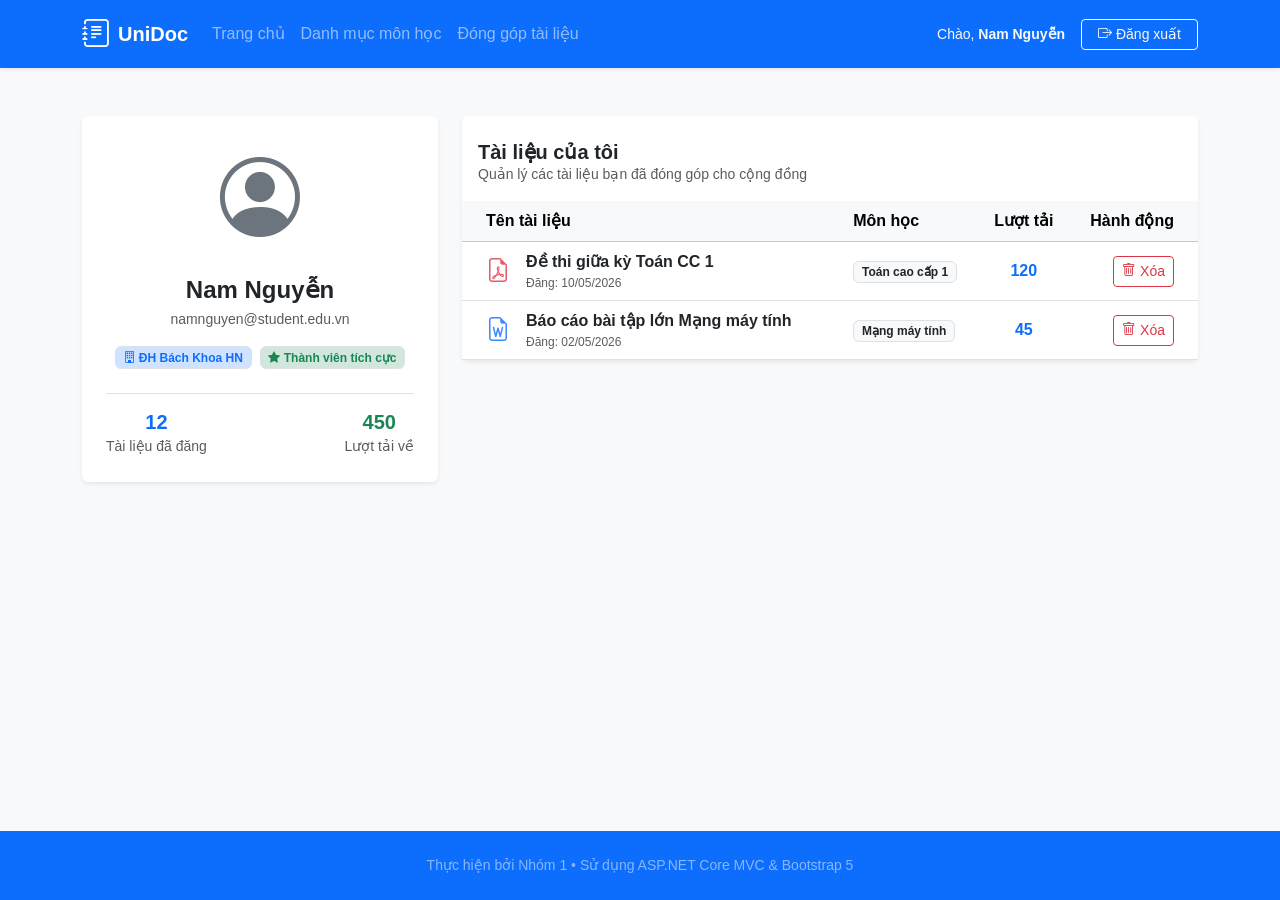
<file: profile.html>
<!doctype html>
<html lang="vi">
  <head>
    <meta charset="UTF-8" />
    <meta name="viewport" content="width=device-width, initial-scale=1.0" />
    <title>Trang cá nhân - UniDoc</title>
    <link
      href="https://cdn.jsdelivr.net/npm/bootstrap@5.3.2/dist/css/bootstrap.min.css"
      rel="stylesheet"
    />
    <link
      rel="stylesheet"
      href="https://cdn.jsdelivr.net/npm/bootstrap-icons@1.11.1/font/bootstrap-icons.css"
    />
    <link rel="stylesheet" href="style.css" />
  </head>
  <body class="bg-light d-flex flex-column min-vh-100">
    <!-- Navbar -->
    <nav class="navbar navbar-expand-lg navbar-dark bg-primary shadow-sm">
      <div class="container">
        <a class="navbar-brand d-flex align-items-center" href="index.html">
          <i class="bi bi-journal-text fs-3 me-2"></i>
          <strong>UniDoc</strong>
        </a>
        <button
          class="navbar-toggler"
          type="button"
          data-bs-toggle="collapse"
          data-bs-target="#navbarContent"
        >
          <span class="navbar-toggler-icon"></span>
        </button>
        <div class="collapse navbar-collapse" id="navbarContent">
          <ul class="navbar-nav me-auto mb-2 mb-lg-0">
            <li class="nav-item">
              <a class="nav-link" href="index.html">Trang chủ</a>
            </li>
            <li class="nav-item">
              <a class="nav-link" href="courses.html">Danh mục môn học</a>
            </li>
            <li class="nav-item">
              <a class="nav-link" href="upload.html">Đóng góp tài liệu</a>
            </li>
          </ul>
          <div class="d-flex align-items-center gap-3">
            <span class="text-light small"
              >Chào, <strong>Nam Nguyễn</strong></span
            >
            <a href="login.html" class="btn btn-outline-light btn-sm px-3"
              ><i class="bi bi-box-arrow-right"></i> Đăng xuất</a
            >
          </div>
        </div>
      </div>
    </nav>

    <!-- Nội dung chính -->
    <div class="container py-5 flex-grow-1">
      <div class="row">
        <!-- Cột trái: Thông tin cá nhân -->
        <div class="col-lg-4 mb-4">
          <div class="card border-0 shadow-sm">
            <div class="card-body text-center p-4">
              <i
                class="bi bi-person-circle text-secondary"
                style="font-size: 5rem"
              ></i>
              <h4 class="fw-bold mt-3 mb-1">Nam Nguyễn</h4>
              <p class="text-muted small mb-3">namnguyen@student.edu.vn</p>

              <div class="d-flex justify-content-center gap-2 mb-4">
                <span class="badge bg-primary-subtle text-primary border"
                  ><i class="bi bi-building"></i> ĐH Bách Khoa HN</span
                >
                <span class="badge bg-success-subtle text-success border"
                  ><i class="bi bi-star-fill"></i> Thành viên tích cực</span
                >
              </div>

              <div
                class="d-flex justify-content-between text-center border-top pt-3"
              >
                <div>
                  <h5 class="fw-bold text-primary mb-0">12</h5>
                  <span class="small text-muted">Tài liệu đã đăng</span>
                </div>
                <div>
                  <h5 class="fw-bold text-success mb-0">450</h5>
                  <span class="small text-muted">Lượt tải về</span>
                </div>
              </div>
            </div>
          </div>
        </div>

        <!-- Cột phải: Quản lý tài liệu đã đăng -->
        <div class="col-lg-8">
          <div class="card border-0 shadow-sm">
            <div class="card-header bg-white border-bottom-0 pt-4 pb-0">
              <h5 class="fw-bold mb-0">Tài liệu của tôi</h5>
              <p class="text-muted small">
                Quản lý các tài liệu bạn đã đóng góp cho cộng đồng
              </p>
            </div>
            <div class="card-body p-0">
              <div class="table-responsive">
                <table class="table table-hover align-middle mb-0">
                  <thead class="table-light">
                    <tr>
                      <th scope="col" class="ps-4">Tên tài liệu</th>
                      <th scope="col">Môn học</th>
                      <th scope="col" class="text-center">Lượt tải</th>
                      <th scope="col" class="text-end pe-4">Hành động</th>
                    </tr>
                  </thead>
                  <tbody>
                    <!-- Item 1 -->
                    <tr>
                      <td class="ps-4">
                        <div class="d-flex align-items-center">
                          <i
                            class="bi bi-file-earmark-pdf text-danger fs-4 me-3"
                          ></i>
                          <div>
                            <a
                              href="#"
                              class="text-decoration-none text-dark fw-bold"
                              >Đề thi giữa kỳ Toán CC 1</a
                            >
                            <div
                              class="text-muted small"
                              style="font-size: 0.75rem"
                            >
                              Đăng: 10/05/2026
                            </div>
                          </div>
                        </div>
                      </td>
                      <td>
                        <span class="badge bg-light text-dark border"
                          >Toán cao cấp 1</span
                        >
                      </td>
                      <td class="text-center fw-bold text-primary">120</td>
                      <td class="text-end pe-4">
                        <button
                          class="btn btn-sm btn-outline-danger"
                          title="Xóa tài liệu này"
                        >
                          <i class="bi bi-trash"></i> Xóa
                        </button>
                      </td>
                    </tr>
                    <!-- Item 2 -->
                    <tr>
                      <td class="ps-4">
                        <div class="d-flex align-items-center">
                          <i
                            class="bi bi-file-earmark-word text-primary fs-4 me-3"
                          ></i>
                          <div>
                            <a
                              href="#"
                              class="text-decoration-none text-dark fw-bold"
                              >Báo cáo bài tập lớn Mạng máy tính</a
                            >
                            <div
                              class="text-muted small"
                              style="font-size: 0.75rem"
                            >
                              Đăng: 02/05/2026
                            </div>
                          </div>
                        </div>
                      </td>
                      <td>
                        <span class="badge bg-light text-dark border"
                          >Mạng máy tính</span
                        >
                      </td>
                      <td class="text-center fw-bold text-primary">45</td>
                      <td class="text-end pe-4">
                        <button class="btn btn-sm btn-outline-danger">
                          <i class="bi bi-trash"></i> Xóa
                        </button>
                      </td>
                    </tr>
                  </tbody>
                </table>
              </div>
            </div>
          </div>
        </div>
      </div>
    </div>

    <!-- Footer -->
    <footer class="bg-primary text-light py-4 mt-auto">
      <div class="container text-center">
        <p class="small text-white-50 mb-0">
          Thực hiện bởi Nhóm 1 • Sử dụng ASP.NET Core MVC & Bootstrap 5
        </p>
      </div>
    </footer>

    <script src="https://cdn.jsdelivr.net/npm/bootstrap@5.3.2/dist/js/bootstrap.bundle.min.js"></script>
  </body>
</html>
</file>
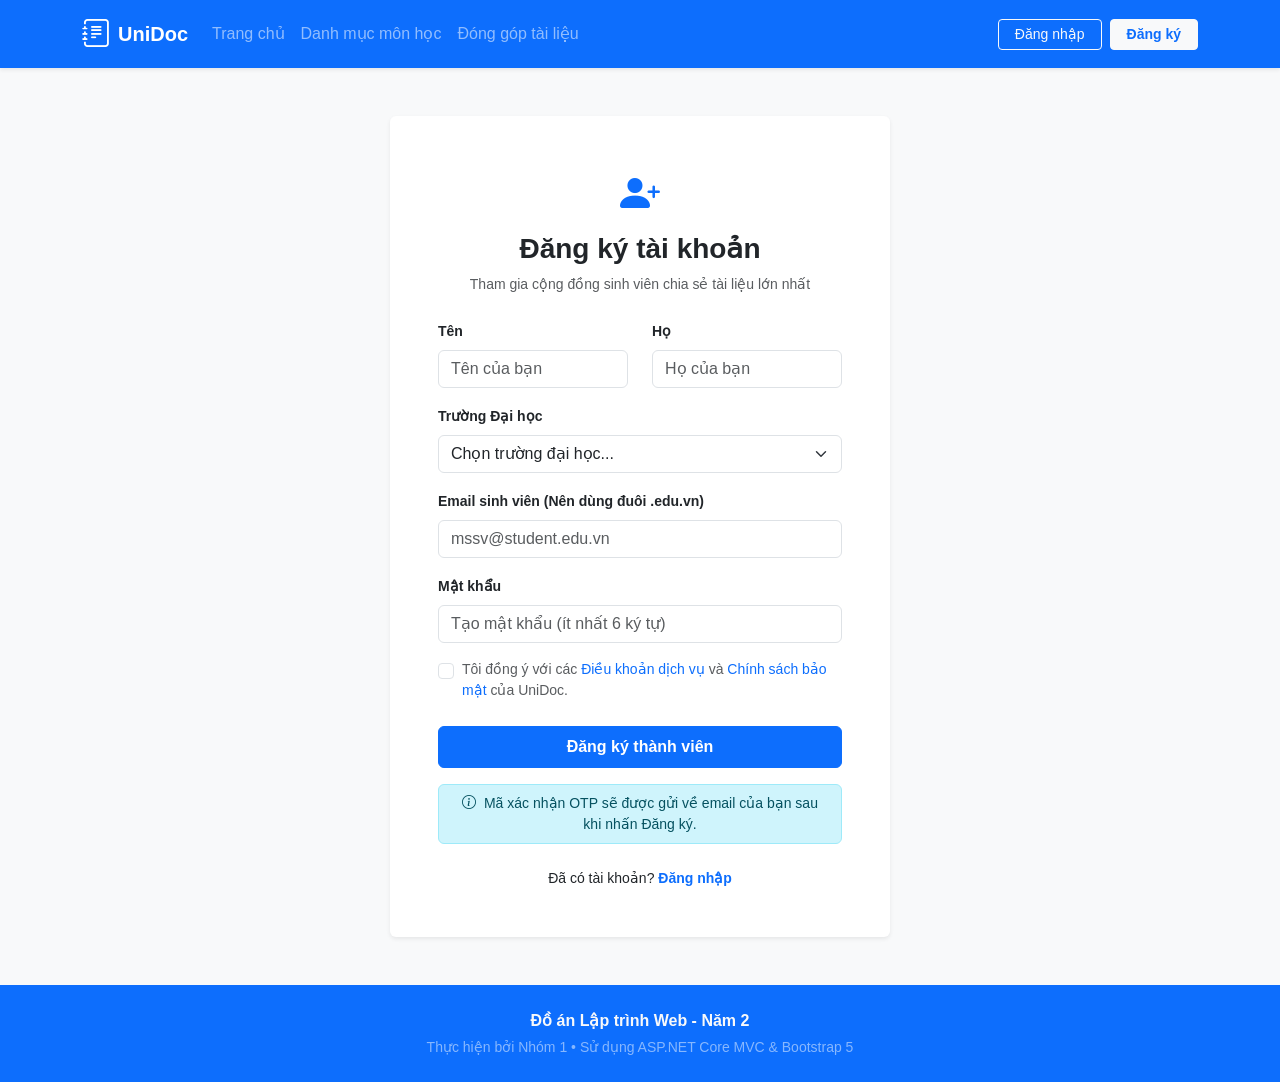
<file: register.html>
<!doctype html>
<html lang="vi">
  <head>
    <meta charset="UTF-8" />
    <meta name="viewport" content="width=device-width, initial-scale=1.0" />
    <title>Đăng ký - UniDoc</title>
    <link
      href="https://cdn.jsdelivr.net/npm/bootstrap@5.3.2/dist/css/bootstrap.min.css"
      rel="stylesheet"
    />
    <link
      rel="stylesheet"
      href="https://cdn.jsdelivr.net/npm/bootstrap-icons@1.11.1/font/bootstrap-icons.css"
    />
    <link rel="stylesheet" href="style.css" />
  </head>
  <body class="bg-light d-flex flex-column min-vh-100">
    <!-- Navbar -->
    <nav class="navbar navbar-expand-lg navbar-dark bg-primary shadow-sm">
      <div class="container">
        <a class="navbar-brand d-flex align-items-center" href="index.html">
          <i class="bi bi-journal-text fs-3 me-2"></i>
          <strong>UniDoc</strong>
        </a>
        <button
          class="navbar-toggler"
          type="button"
          data-bs-toggle="collapse"
          data-bs-target="#navbarContent"
        >
          <span class="navbar-toggler-icon"></span>
        </button>
        <div class="collapse navbar-collapse" id="navbarContent">
          <ul class="navbar-nav me-auto mb-2 mb-lg-0">
            <li class="nav-item">
              <a class="nav-link" href="index.html">Trang chủ</a>
            </li>
            <li class="nav-item">
              <a class="nav-link" href="courses.html">Danh mục môn học</a>
            </li>
            <li class="nav-item">
              <a class="nav-link" href="upload.html">Đóng góp tài liệu</a>
            </li>
          </ul>
          <div class="d-flex align-items-center gap-2">
            <a href="login.html" class="btn btn-outline-light btn-sm px-3"
              >Đăng nhập</a
            >
            <a
              href="register.html"
              class="btn btn-light btn-sm text-primary fw-bold px-3"
              >Đăng ký</a
            >
          </div>
        </div>
      </div>
    </nav>

    <!-- Nội dung Đăng ký -->
    <div
      class="container flex-grow-1 d-flex align-items-center justify-content-center py-5"
    >
      <div
        class="card border-0 shadow-sm"
        style="max-width: 500px; width: 100%"
      >
        <div class="card-body p-4 p-md-5">
          <div class="text-center mb-4">
            <i class="bi bi-person-plus-fill fs-1 text-primary"></i>
            <h3 class="fw-bold mt-2">Đăng ký tài khoản</h3>
            <p class="text-muted small">
              Tham gia cộng đồng sinh viên chia sẻ tài liệu lớn nhất
            </p>
          </div>

          <form>
            <div class="row">
              <div class="col-md-6 mb-3">
                <label for="firstName" class="form-label fw-bold small"
                  >Tên</label
                >
                <input
                  type="text"
                  class="form-control"
                  id="firstName"
                  placeholder="Tên của bạn"
                />
              </div>
              <div class="col-md-6 mb-3">
                <label for="lastName" class="form-label fw-bold small"
                  >Họ</label
                >
                <input
                  type="text"
                  class="form-control"
                  id="lastName"
                  placeholder="Họ của bạn"
                />
              </div>
            </div>

            <div class="mb-3">
              <label for="university" class="form-label fw-bold small"
                >Trường Đại học</label
              >
              <select class="form-select" id="university">
                <option value="">Chọn trường đại học...</option>
                <option value="1">Đại học Bách Khoa HN</option>
                <option value="2">Đại học Khoa học Tự nhiên</option>
                <option value="3">Đại học FPT</option>
                <option value="4">Khác...</option>
              </select>
            </div>

            <div class="mb-3">
              <label for="email" class="form-label fw-bold small"
                >Email sinh viên (Nên dùng đuôi .edu.vn)</label
              >
              <input
                type="email"
                class="form-control"
                id="email"
                placeholder="mssv@student.edu.vn"
              />
            </div>

            <div class="mb-3">
              <label for="password" class="form-label fw-bold small"
                >Mật khẩu</label
              >
              <input
                type="password"
                class="form-control"
                id="password"
                placeholder="Tạo mật khẩu (ít nhất 6 ký tự)"
              />
            </div>

            <div class="mb-4 form-check">
              <input
                type="checkbox"
                class="form-check-input"
                id="terms"
                required
              />
              <label class="form-check-label small text-muted" for="terms">
                Tôi đồng ý với các
                <a href="#" class="text-decoration-none">Điều khoản dịch vụ</a>
                và
                <a href="#" class="text-decoration-none">Chính sách bảo mật</a>
                của UniDoc.
              </label>
            </div>

            <button
              type="submit"
              class="btn btn-primary w-100 fw-bold py-2 mb-3"
            >
              Đăng ký thành viên
            </button>

            <!-- Advanced Feature: OTP Info -->
            <div class="alert alert-info py-2 small mb-0 text-center">
              <i class="bi bi-info-circle me-1"></i> Mã xác nhận OTP sẽ được gửi
              về email của bạn sau khi nhấn Đăng ký.
            </div>
          </form>

          <div class="text-center mt-4 small">
            Đã có tài khoản?
            <a href="login.html" class="text-decoration-none fw-bold"
              >Đăng nhập</a
            >
          </div>
        </div>
      </div>
    </div>

    <!-- Footer -->
    <footer class="bg-primary text-light py-4 mt-auto">
      <div class="container text-center">
        <p class="mb-1"><strong>Đồ án Lập trình Web - Năm 2</strong></p>
        <p class="small text-white-50 mb-0">
          Thực hiện bởi Nhóm 1 • Sử dụng ASP.NET Core MVC & Bootstrap 5
        </p>
      </div>
    </footer>

    <script src="https://cdn.jsdelivr.net/npm/bootstrap@5.3.2/dist/js/bootstrap.bundle.min.js"></script>
  </body>
</html>
</file>
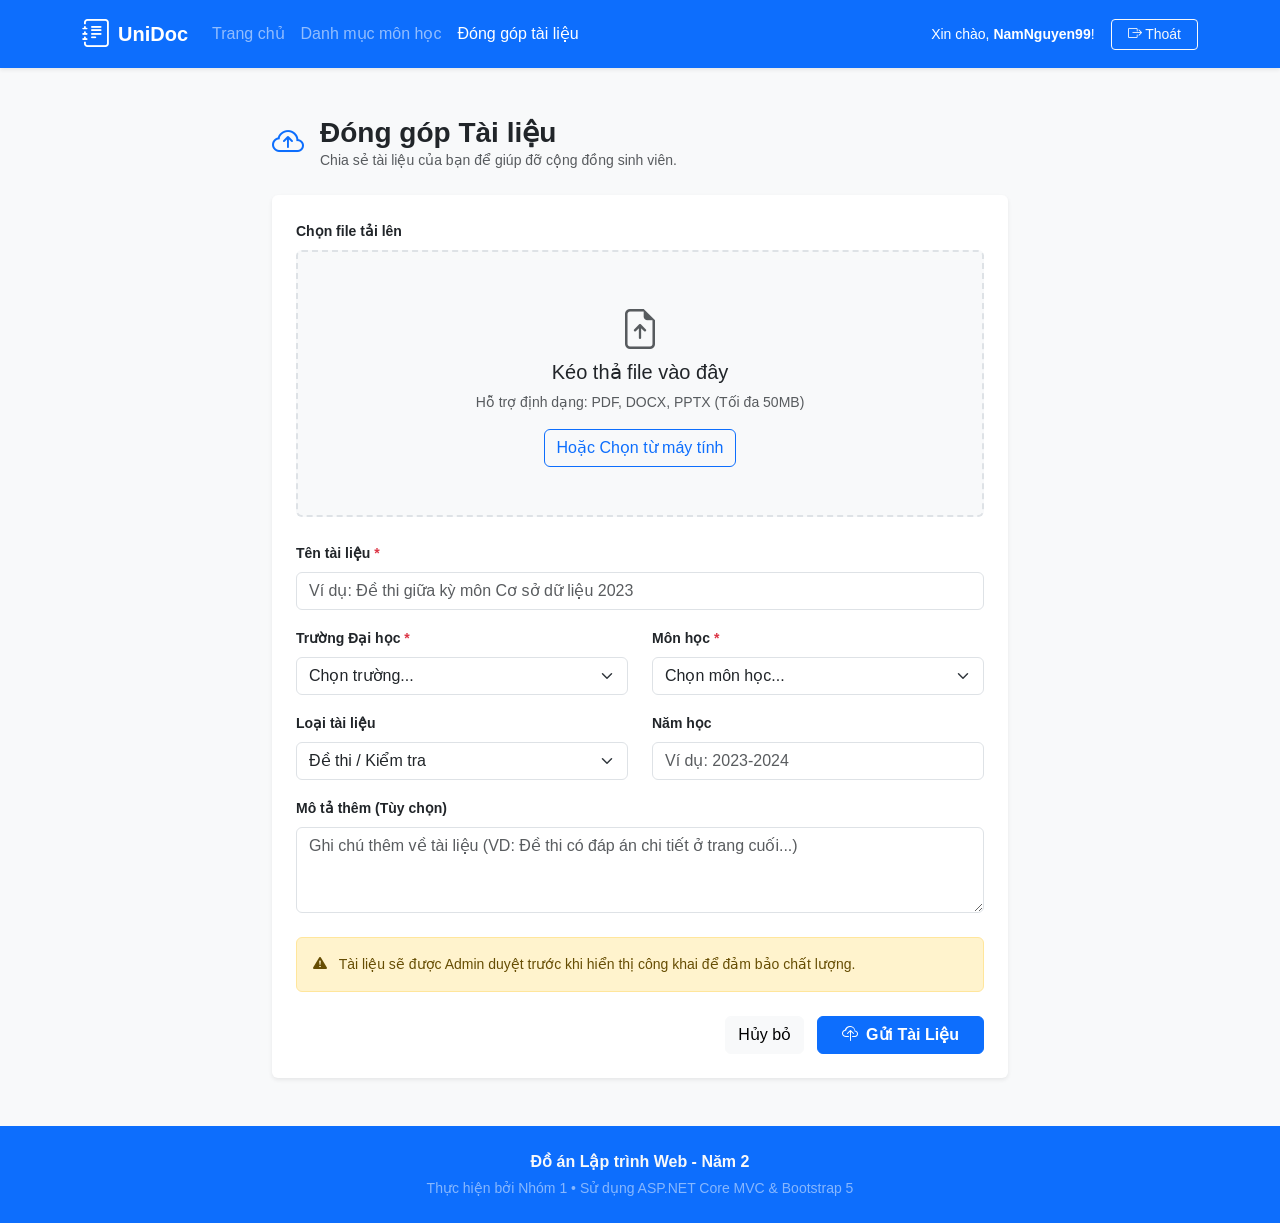
<file: upload.html>
<!doctype html>
<html lang="vi">
  <head>
    <meta charset="UTF-8" />
    <meta name="viewport" content="width=device-width, initial-scale=1.0" />
    <title>Đóng góp tài liệu - UniDoc</title>
    <link
      href="https://cdn.jsdelivr.net/npm/bootstrap@5.3.2/dist/css/bootstrap.min.css"
      rel="stylesheet"
    />
    <link
      rel="stylesheet"
      href="https://cdn.jsdelivr.net/npm/bootstrap-icons@1.11.1/font/bootstrap-icons.css"
    />
    <link rel="stylesheet" href="style.css" />
  </head>
  <body class="bg-light d-flex flex-column min-vh-100">
    <!-- Navbar -->
    <nav class="navbar navbar-expand-lg navbar-dark bg-primary shadow-sm">
      <div class="container">
        <a class="navbar-brand d-flex align-items-center" href="index.html">
          <i class="bi bi-journal-text fs-3 me-2"></i>
          <strong>UniDoc</strong>
        </a>
        <button
          class="navbar-toggler"
          type="button"
          data-bs-toggle="collapse"
          data-bs-target="#navbarContent"
        >
          <span class="navbar-toggler-icon"></span>
        </button>
        <div class="collapse navbar-collapse" id="navbarContent">
          <ul class="navbar-nav me-auto mb-2 mb-lg-0">
            <li class="nav-item">
              <a class="nav-link" href="index.html">Trang chủ</a>
            </li>
            <li class="nav-item">
              <a class="nav-link" href="courses.html">Danh mục môn học</a>
            </li>
            <li class="nav-item">
              <a class="nav-link active" href="upload.html"
                >Đóng góp tài liệu</a
              >
            </li>
          </ul>
          <!-- Giả sử User đã đăng nhập, đổi Header -->
          <div class="d-flex align-items-center gap-3">
            <span class="text-white small d-none d-md-inline"
              >Xin chào, <strong>NamNguyen99</strong>!</span
            >
            <a href="login.html" class="btn btn-outline-light btn-sm px-3"
              ><i class="bi bi-box-arrow-right"></i> Thoát</a
            >
          </div>
        </div>
      </div>
    </nav>

    <!-- Nội dung Đóng góp tài liệu -->
    <div class="container flex-grow-1 py-5">
      <div class="row justify-content-center">
        <div class="col-lg-8">
          <div class="d-flex align-items-center mb-4">
            <i class="bi bi-cloud-arrow-up fs-2 text-primary me-3"></i>
            <div>
              <h2 class="h3 mb-0 fw-bold">Đóng góp Tài liệu</h2>
              <p class="text-muted mb-0 small">
                Chia sẻ tài liệu của bạn để giúp đỡ cộng đồng sinh viên.
              </p>
            </div>
          </div>

          <div class="card border-0 shadow-sm">
            <div class="card-body p-4">
              <form>
                <!-- Kéo thả File (Giao diện giả lập) -->
                <div class="mb-4">
                  <label class="form-label fw-bold small"
                    >Chọn file tải lên</label
                  >
                  <div
                    class="border border-2 border-dashed rounded bg-light text-center p-5"
                    style="
                      border-style: dashed !important;
                      border-color: #dee2e6 !important;
                    "
                  >
                    <i
                      class="bi bi-file-earmark-arrow-up fs-1 text-muted mb-2"
                    ></i>
                    <h5>Kéo thả file vào đây</h5>
                    <p class="text-muted small mb-3">
                      Hỗ trợ định dạng: PDF, DOCX, PPTX (Tối đa 50MB)
                    </p>
                    <input type="file" class="d-none" id="fileUpload" />
                    <button
                      type="button"
                      class="btn btn-outline-primary"
                      onclick="document.getElementById('fileUpload').click()"
                    >
                      Hoặc Chọn từ máy tính
                    </button>
                  </div>
                </div>

                <div class="mb-3">
                  <label for="docTitle" class="form-label fw-bold small"
                    >Tên tài liệu <span class="text-danger">*</span></label
                  >
                  <input
                    type="text"
                    class="form-control"
                    id="docTitle"
                    placeholder="Ví dụ: Đề thi giữa kỳ môn Cơ sở dữ liệu 2023"
                  />
                </div>

                <div class="row">
                  <div class="col-md-6 mb-3">
                    <label for="university" class="form-label fw-bold small"
                      >Trường Đại học <span class="text-danger">*</span></label
                    >
                    <select class="form-select" id="university">
                      <option value="">Chọn trường...</option>
                      <option value="1">Đại học Bách Khoa HN</option>
                      <option value="2">Đại học FPT</option>
                    </select>
                  </div>
                  <div class="col-md-6 mb-3">
                    <label for="course" class="form-label fw-bold small"
                      >Môn học <span class="text-danger">*</span></label
                    >
                    <select class="form-select" id="course">
                      <option value="">Chọn môn học...</option>
                      <option value="1">Cơ sở dữ liệu</option>
                      <option value="2">Nhập môn Lập trình</option>
                    </select>
                  </div>
                </div>

                <div class="row">
                  <div class="col-md-6 mb-3">
                    <label for="docType" class="form-label fw-bold small"
                      >Loại tài liệu</label
                    >
                    <select class="form-select" id="docType">
                      <option>Đề thi / Kiểm tra</option>
                      <option>Bài giảng / Slide</option>
                      <option>Bài tập lớn</option>
                      <option>Tóm tắt / Đề cương ôn tập</option>
                    </select>
                  </div>
                  <div class="col-md-6 mb-3">
                    <label for="docYear" class="form-label fw-bold small"
                      >Năm học</label
                    >
                    <input
                      type="text"
                      class="form-control"
                      id="docYear"
                      placeholder="Ví dụ: 2023-2024"
                    />
                  </div>
                </div>

                <div class="mb-4">
                  <label for="docDescription" class="form-label fw-bold small"
                    >Mô tả thêm (Tùy chọn)</label
                  >
                  <textarea
                    class="form-control"
                    id="docDescription"
                    rows="3"
                    placeholder="Ghi chú thêm về tài liệu (VD: Đề thi có đáp án chi tiết ở trang cuối...)"
                  ></textarea>
                </div>

                <div class="alert alert-warning small mb-4">
                  <i class="bi bi-exclamation-triangle-fill me-2"></i> Tài liệu
                  sẽ được Admin duyệt trước khi hiển thị công khai để đảm bảo
                  chất lượng.
                </div>

                <div class="text-end">
                  <a href="index.html" class="btn btn-light me-2">Hủy bỏ</a>
                  <button type="submit" class="btn btn-primary px-4 fw-bold">
                    <i class="bi bi-cloud-upload me-1"></i> Gửi Tài Liệu
                  </button>
                </div>
              </form>
            </div>
          </div>
        </div>
      </div>
    </div>

    <!-- Footer -->
    <footer class="bg-primary text-light py-4 mt-auto">
      <div class="container text-center">
        <p class="mb-1"><strong>Đồ án Lập trình Web - Năm 2</strong></p>
        <p class="small text-white-50 mb-0">
          Thực hiện bởi Nhóm 1 • Sử dụng ASP.NET Core MVC & Bootstrap 5
        </p>
      </div>
    </footer>

    <script src="https://cdn.jsdelivr.net/npm/bootstrap@5.3.2/dist/js/bootstrap.bundle.min.js"></script>
  </body>
</html>
</file>
<file: style.css>
/* Chỉ giữ lại các CSS custom tối thiểu, ưu tiên dùng class của Bootstrap 5 */

body {
  font-family:
    -apple-system, BlinkMacSystemFont, "Segoe UI", Roboto, "Helvetica Neue",
    Arial, sans-serif;
}

/* Hiệu ứng hover nhẹ cho danh sách tài liệu */
.list-item-hover {
  transition:
    background-color 0.2s ease,
    transform 0.2s ease;
  border: 1px solid #e9ecef !important;
}

.list-item-hover:hover {
  background-color: #f8f9fa;
  transform: translateX(5px); /* Trượt nhẹ sang phải thay vì bay lên bóng bẩy */
  border-color: #dee2e6 !important;
}

/* Tùy chỉnh icon file cho đẹp mắt hơn */
.bi-file-earmark-pdf,
.bi-file-earmark-word {
  opacity: 0.8;
}

/* Form check cho bộ lọc */
.form-check-label {
  cursor: pointer;
}
</file>
